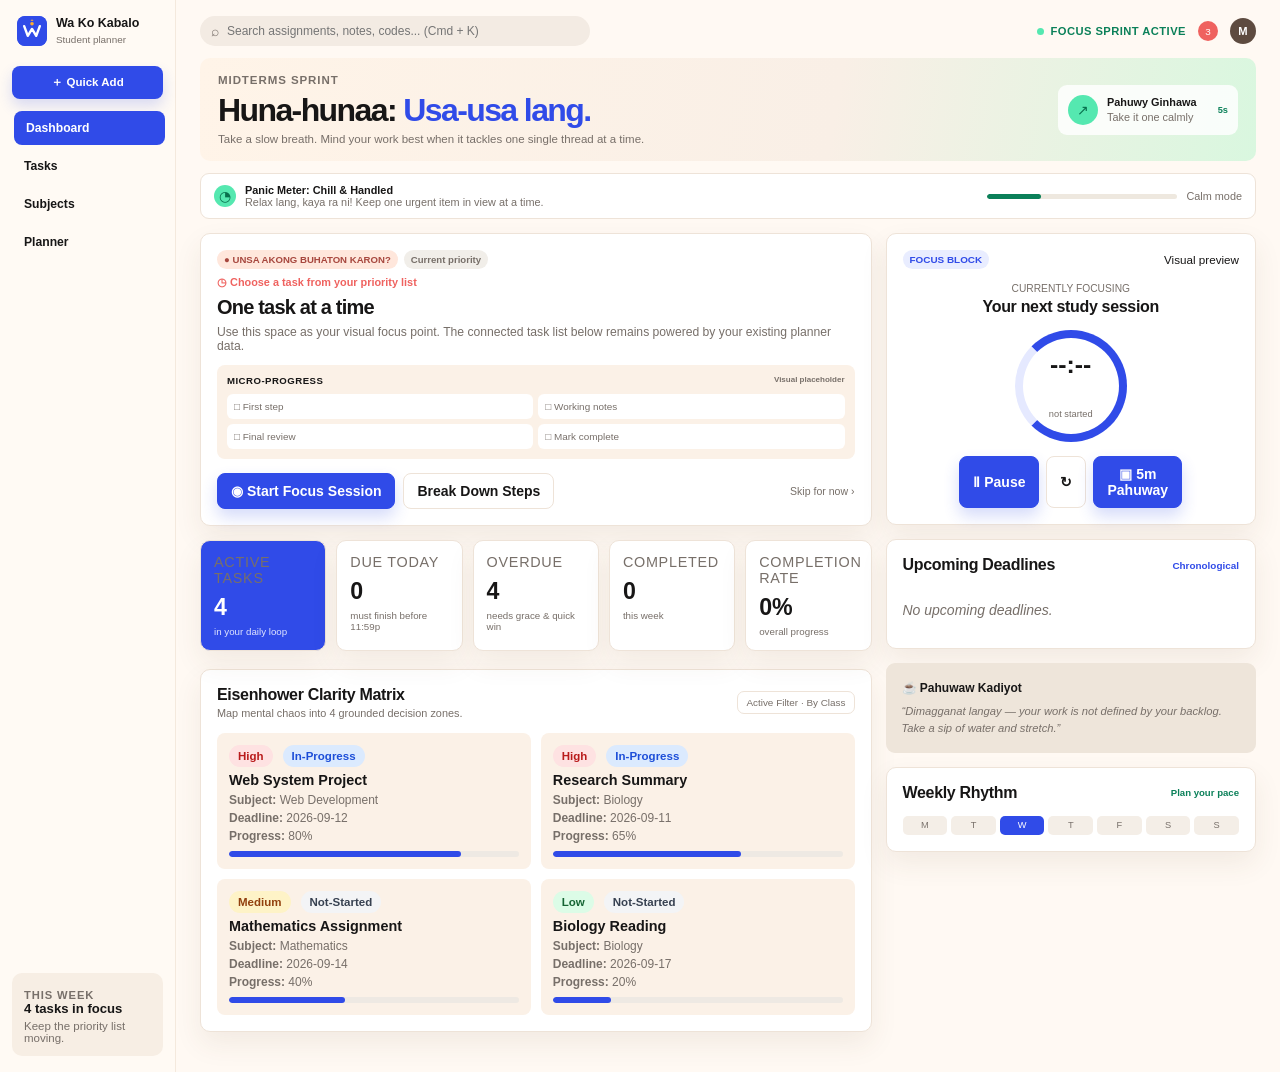
<file: index.html>
<!DOCTYPE html>
<html lang="en">
<head>
    <meta charset="UTF-8">
    <meta name="viewport" content="width=device-width, initial-scale=1.0">
    <title>Wa Ko Kabalo - Dashboard</title>
    <link rel="stylesheet" href="css/style.css">
</head>
<body>
    <div class="app-shell">
        <aside class="sidebar">
            <div class="brand">
                <div class="brand-mark"><img src="assets/logo.svg" alt="Wa Ko Kabalo logo"></div>
                <div>
                    <p class="brand-name">Wa Ko Kabalo</p>
                    <span class="brand-tag">Student planner</span>
                </div>
            </div>
            <a class="sidebar-quick-add" href="tasks.html?new=1">＋ Quick Add</a>

            <nav class="main-nav" aria-label="Main navigation">
                <a class="nav-link active" href="index.html">Dashboard</a>
                <a class="nav-link" href="tasks.html">Tasks</a>
                <a class="nav-link" href="subjects.html">Subjects</a>
                <a class="nav-link" href="planner.html">Planner</a>
            </nav>

            <div class="sidebar-panel">
                <p class="label">This week</p>
                <strong id="weekFocus">3 deadlines</strong>
                <p>Keep the priority list moving.</p>
            </div>
        </aside>

        <main class="page-content dashboard-page">
            <header class="topbar">
                <div class="search-bar"><span aria-hidden="true">⌕</span><input type="search" placeholder="Search assignments, notes, codes... (Cmd + K)"></div>
                <div class="topbar-actions"><span class="focus-pill"><span></span> Focus sprint active</span><span class="notification-dot">3</span><span class="avatar">M</span></div>
            </header>

            <section class="welcome-band">
                <div>
                    <p class="eyebrow">Midterms sprint</p>
                    <h1>Huna-hunaa: <em>Usa-usa lang.</em></h1>
                    <p>Take a slow breath. Mind your work best when it tackles one single thread at a time.</p>
                </div>
                <div class="encouragement"><span>↗</span><div><strong>Pahuwy Ginhawa</strong><small>Take it one calmly</small></div><b>5s</b></div>
            </section>

            <section class="calm-strip"><span class="calm-icon">◔</span><div><strong>Panic Meter: Chill &amp; Handled</strong><small>Relax lang, kaya ra ni! Keep one urgent item in view at a time.</small></div><span class="calm-progress"><i></i></span><small>Calm mode</small></section>

            <div class="dashboard-grid dashboard-grid-reference">
                <div class="dashboard-main">
                    <section class="focus-card">
                        <div class="focus-card-copy"><div class="focus-tags"><span>● UNSA AKONG BUHATON KARON?</span><span>Current priority</span></div><p class="focus-due">◷ Choose a task from your priority list</p><h2>One task at a time</h2><p>Use this space as your visual focus point. The connected task list below remains powered by your existing planner data.</p></div>
                        <div class="micro-progress"><strong>MICRO-PROGRESS <small>Visual placeholder</small></strong><div><span>□ First step</span><span>□ Working notes</span><span>□ Final review</span><span>□ Mark complete</span></div></div>
                        <div class="focus-actions"><a class="primary-btn" href="planner.html">◉ Start Focus Session</a><a class="secondary-btn" href="tasks.html">Break Down Steps</a><a href="tasks.html">Skip for now ›</a></div>
                    </section>

                    <section class="stats-grid" aria-label="Academic statistics">
                        <div class="stat-card stat-card-accent"><p>Active tasks</p><strong id="activeTasks">0</strong><small>in your daily loop</small></div>
                        <div class="stat-card"><p>Due today</p><strong id="dueToday">0</strong><small>must finish before 11:59p</small></div>
                        <div class="stat-card"><p>Overdue</p><strong id="overdueTasks">0</strong><small>needs grace &amp; quick win</small></div>
                        <div class="stat-card"><p>Completed</p><strong id="completedTasks">0</strong><small>this week</small></div>
                        <div class="stat-card stat-card-rate"><p>Completion rate</p><strong id="completionRate">0%</strong><small>overall progress</small></div>
                    </section>

                    <section class="panel matrix-panel"><div class="panel-header"><div><h2>Eisenhower Clarity Matrix</h2><p class="panel-subtitle">Map mental chaos into 4 grounded decision zones.</p></div><span class="filter-tag">Active Filter · By Class</span></div><div id="priorityTasks" class="task-list matrix-list"></div></section>
                </div>

                <aside class="dashboard-rail">
                    <section class="panel timer-card"><div class="panel-header"><span class="focus-label">Focus block</span><small>Visual preview</small></div><p>Currently focusing</p><h2>Your next study session</h2><div class="timer-ring"><strong>--:--</strong><small>not started</small></div><div class="timer-actions"><button class="primary-btn" type="button">Ⅱ Pause</button><button class="secondary-btn" type="button">↻</button><button class="primary-btn mint-btn" type="button">▣ 5m<br> Pahuway</button></div></section>
                    <section class="panel deadlines-card"><div class="panel-header"><h2>Upcoming Deadlines</h2><a href="planner.html">Chronological</a></div><div id="upcomingTasks" class="mini-list"></div></section>
                    <section class="quote-card"><strong>☕ Pahuwaw Kadiyot</strong><p>“Dimagganat langay — your work is not defined by your backlog. Take a sip of water and stretch.”</p></section>
                    <section class="panel rhythm-card"><div class="panel-header"><h2>Weekly Rhythm</h2><strong>Plan your pace</strong></div><div class="week-dots"><span>M</span><span>T</span><span class="today">W</span><span>T</span><span>F</span><span>S</span><span>S</span></div></section>
                </aside>
            </div>
        </main>
    </div>

    <script src="js/data.js"></script>
    <script src="js/dashboard.js"></script>
</body>
</html>
</file>
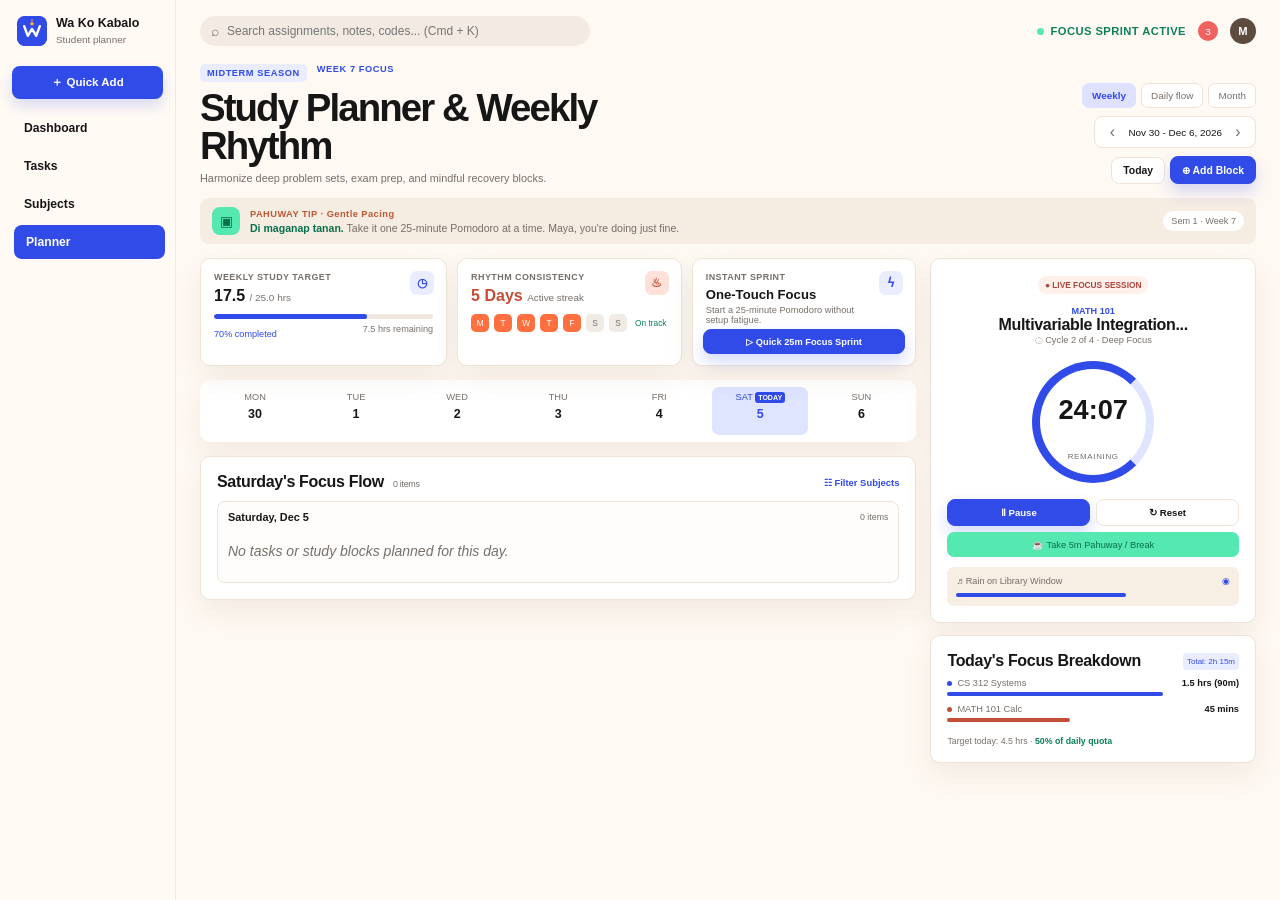
<file: planner.html>
<!DOCTYPE html>
<html lang="en">
<head>
    <meta charset="UTF-8">
    <meta name="viewport" content="width=device-width, initial-scale=1.0">
    <title>Wa Ko Kabalo - Planner</title>
    <link rel="stylesheet" href="css/style.css">
</head>
<body>
    <div class="app-shell">
        <aside class="sidebar">
            <div class="brand">
                <div class="brand-mark"><img src="assets/logo.svg" alt="Wa Ko Kabalo logo"></div>
                <div>
                    <p class="brand-name">Wa Ko Kabalo</p>
                    <span class="brand-tag">Student planner</span>
                </div>
            </div>
            <a class="sidebar-quick-add" href="tasks.html?new=1">＋ Quick Add</a>

            <nav class="main-nav" aria-label="Main navigation">
                <a class="nav-link" href="index.html">Dashboard</a>
                <a class="nav-link" href="tasks.html">Tasks</a>
                <a class="nav-link" href="subjects.html">Subjects</a>
                <a class="nav-link active" href="planner.html">Planner</a>
            </nav>
        </aside>

        <main class="page-content planner-page">
            <header class="topbar">
                <div class="search-bar"><span aria-hidden="true">⌕</span><input type="search" placeholder="Search assignments, notes, codes... (Cmd + K)"></div>
                <div class="topbar-actions"><span class="focus-pill"><span></span> Focus sprint active</span><span class="notification-dot">3</span><span class="avatar">M</span></div>
            </header>

            <section class="planner-intro">
                <div>
                    <div class="planner-kicker"><span>Midterm season</span><span>Week 7 focus</span></div>
                    <h1>Study Planner &amp; Weekly Rhythm</h1>
                    <p>Harmonize deep problem sets, exam prep, and mindful recovery blocks.</p>
                </div>
                <div class="planner-controls">
                    <div class="planner-view-tabs"><button class="active" type="button">Weekly</button><button type="button">Daily flow</button><button type="button">Month</button></div>
                    <div class="planner-date-control"><button type="button" aria-label="Previous week">‹</button><span id="plannerDateRange">This week</span><button type="button" aria-label="Next week">›</button></div>
                    <div class="planner-actions"><button class="secondary-btn" type="button">Today</button><button id="newSessionButton" class="primary-btn" type="button">⊕ Add Block</button></div>
                </div>
            </section>

            <section class="planner-tip"><span class="planner-tip-icon">▣</span><div><strong>PAHUWAY TIP · Gentle Pacing</strong><p><em>Di maganap tanan.</em> Take it one 25-minute Pomodoro at a time. Maya, you're doing just fine.</p></div><span class="planner-tip-tag">Sem 1 · Week 7</span></section>

            <div class="planner-layout">
                <div class="planner-main">
                    <section class="planner-stats" aria-label="Weekly planner summary">
                        <article class="planner-stat"><div><span>Weekly study target</span><strong>17.5 <small>/ 25.0 hrs</small></strong></div><b class="stat-icon blue">◷</b><div class="stat-progress"><i style="width: 70%"></i></div><small>70% completed <em>7.5 hrs remaining</em></small></article>
                        <article class="planner-stat"><div><span>Rhythm consistency</span><strong class="coral-text">5 Days <small>Active streak</small></strong></div><b class="stat-icon coral">♨</b><div class="streak-dots"><i>M</i><i>T</i><i>W</i><i>T</i><i>F</i><i class="muted">S</i><i class="muted">S</i><small>On track</small></div></article>
                        <article class="planner-stat planner-stat-focus"><div><span>Instant sprint</span><strong>One-Touch Focus</strong><small>Start a 25-minute Pomodoro without setup fatigue.</small></div><b class="stat-icon blue">ϟ</b><button class="primary-btn" type="button">▷ Quick 25m Focus Sprint</button></article>
                    </section>

                    <section id="plannerDays" class="planner-days" aria-label="Week at a glance"></section>

                    <section class="planner-flow panel"><div class="panel-header"><div><h2 id="plannerFlowTitle">Today's Focus Flow <small id="plannerFlowSummary"></small></h2></div><a href="subjects.html">☷ Filter Subjects</a></div><div id="plannerWeek" class="planner-week-grid"></div></section>
                </div>

                <aside class="planner-rail">
                    <section class="focus-session panel"><div class="live-label">● Live focus session</div><span class="focus-subject">MATH 101</span><h2>Multivariable Integration...</h2><p>◌ Cycle 2 of 4 · Deep Focus</p><div class="focus-timer"><strong>24:07</strong><span>REMAINING</span></div><div class="focus-timer-actions"><button class="primary-btn" type="button">Ⅱ Pause</button><button class="secondary-btn" type="button">↻ Reset</button></div><button class="mint-btn" type="button">☕ Take 5m Pahuway / Break</button><div class="rain-control">♬ Rain on Library Window <span>◉</span><i></i></div></section>
                    <section class="breakdown-card panel"><div class="panel-header"><h2>Today's Focus Breakdown</h2><span>Total: 2h 15m</span></div><div><p><i class="blue-dot"></i> CS 312 Systems <b>1.5 hrs (90m)</b></p><i class="breakdown-bar blue-bar"></i><p><i class="coral-dot"></i> MATH 101 Calc <b>45 mins</b></p><i class="breakdown-bar coral-bar"></i></div><small>Target today: 4.5 hrs · <strong>50% of daily quota</strong></small></section>
                </aside>
            </div>
        </main>
    </div>

    <div id="sessionModal" class="modal-overlay" hidden>
        <div class="modal-card">
            <div class="panel-header">
                <h2 id="sessionModalTitle">Add session</h2>
                <button type="button" class="secondary-btn" id="closeSessionModal">Close</button>
            </div>

            <form id="sessionForm">
                <input type="hidden" id="sessionId" value="">

                <div class="form-grid">
                    <div class="field full">
                        <label for="sessionTopic">Topic</label>
                        <input id="sessionTopic" name="topic" type="text" required>
                    </div>

                    <div class="field">
                        <label for="sessionSubject">Subject</label>
                        <select id="sessionSubject" name="subjectId"></select>
                    </div>

                    <div class="field">
                        <label for="sessionDate">Date</label>
                        <input id="sessionDate" name="date" type="date" required>
                    </div>

                    <div class="field">
                        <label for="sessionStartTime">Start time</label>
                        <input id="sessionStartTime" name="startTime" type="time" required>
                    </div>

                    <div class="field">
                        <label for="sessionDuration">Duration (minutes)</label>
                        <input id="sessionDuration" name="duration" type="number" min="15" step="15" value="60" required>
                    </div>
                </div>

                <div class="form-actions">
                    <button type="button" id="deleteSessionButton" class="danger-btn" hidden>Delete</button>
                    <div class="form-actions-right">
                        <button type="button" class="secondary-btn" id="cancelSessionModal">Cancel</button>
                        <button type="submit" class="primary-btn">Save session</button>
                    </div>
                </div>
            </form>
        </div>
    </div>

    <script src="js/data.js"></script>
    <script src="js/planner.js"></script>
</body>
</html>
</file>
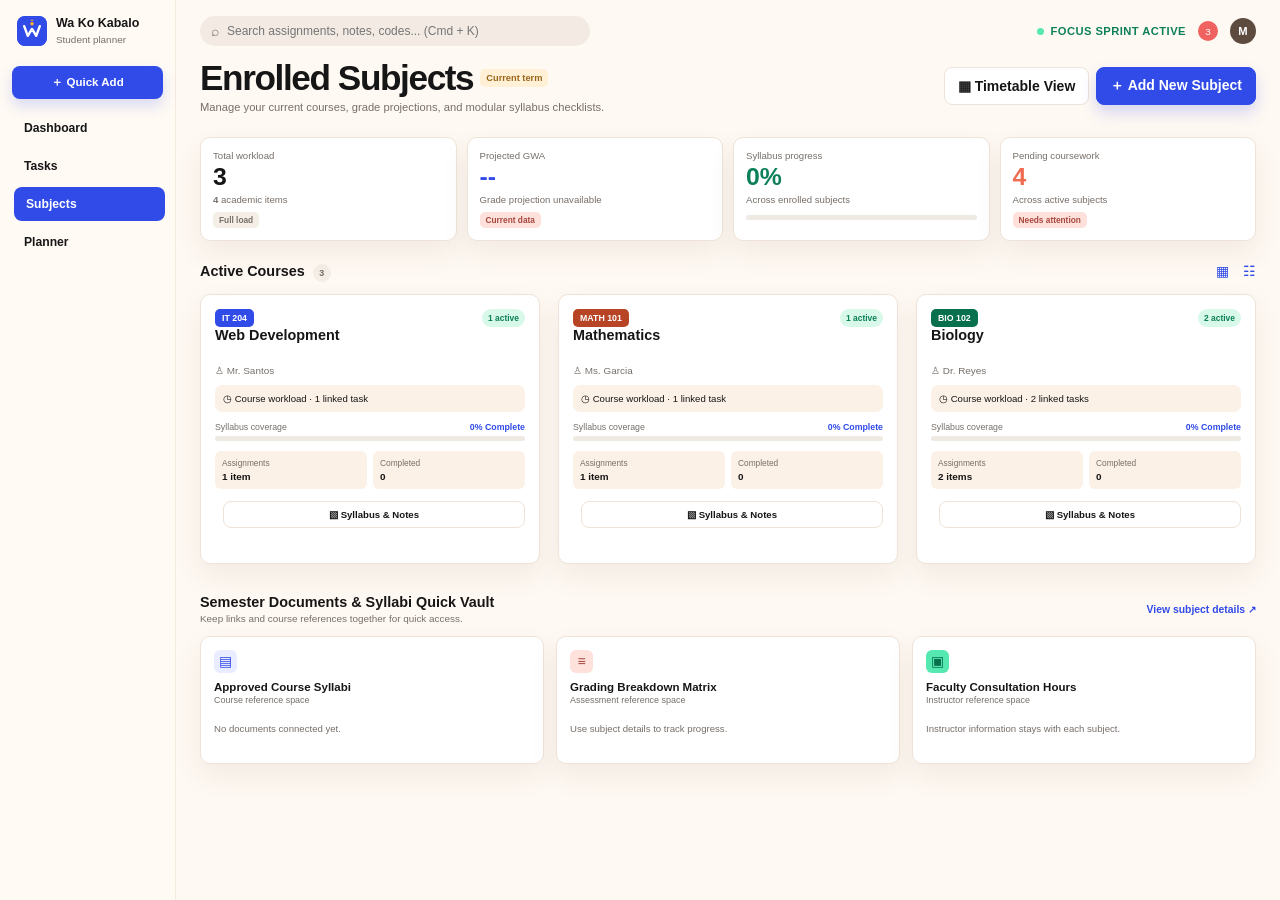
<file: subjects.html>
<!DOCTYPE html>
<html lang="en">
<head>
    <meta charset="UTF-8">
    <meta name="viewport" content="width=device-width, initial-scale=1.0">
    <title>Wa Ko Kabalo - Subjects</title>
    <link rel="stylesheet" href="css/style.css">
</head>
<body>
    <div class="app-shell">
        <aside class="sidebar">
            <div class="brand">
                <div class="brand-mark"><img src="assets/logo.svg" alt="Wa Ko Kabalo logo"></div>
                <div>
                    <p class="brand-name">Wa Ko Kabalo</p>
                    <span class="brand-tag">Student planner</span>
                </div>
            </div>
            <a class="sidebar-quick-add" href="tasks.html?new=1">＋ Quick Add</a>

            <nav class="main-nav" aria-label="Main navigation">
                <a class="nav-link" href="index.html">Dashboard</a>
                <a class="nav-link" href="tasks.html">Tasks</a>
                <a class="nav-link active" href="subjects.html">Subjects</a>
                <a class="nav-link" href="planner.html">Planner</a>
            </nav>
        </aside>

        <main class="page-content subjects-page">
            <header class="topbar">
                <div class="search-bar"><span aria-hidden="true">⌕</span><input type="search" placeholder="Search assignments, notes, codes... (Cmd + K)"></div>
                <div class="topbar-actions"><span class="focus-pill"><span></span> Focus sprint active</span><span class="notification-dot">3</span><span class="avatar">M</span></div>
            </header>

            <header class="page-header subjects-heading">
                <div>
                    <div class="title-line"><h1>Enrolled Subjects</h1><span class="term-pill">Current term</span></div>
                    <p>Manage your current courses, grade projections, and modular syllabus checklists.</p>
                </div>
                <div class="heading-actions"><button class="secondary-btn" type="button">▦ Timetable View</button><button id="newSubjectButton" class="primary-btn" type="button">＋ Add New Subject</button></div>
            </header>

            <section class="subject-stats" aria-label="Subject summary">
                <div class="subject-stat"><span>Total workload</span><strong id="subjectTotal">0</strong><small><b id="subjectTaskTotal">0</b> academic items</small><em>Full load</em></div>
                <div class="subject-stat"><span>Projected GWA</span><strong>--</strong><small>Grade projection unavailable</small><em class="stat-coral">Current data</em></div>
                <div class="subject-stat"><span>Syllabus progress</span><strong id="subjectProgress">0%</strong><small>Across enrolled subjects</small><i><b id="subjectProgressBar"></b></i></div>
                <div class="subject-stat"><span>Pending coursework</span><strong id="subjectPending">0</strong><small>Across active subjects</small><em class="stat-coral">Needs attention</em></div>
            </section>

            <section class="active-courses-section">
                <div class="section-heading"><div><h2>Active Courses <small id="activeSubjectCount">0</small></h2></div><div class="section-view">▦　☷</div></div>
                <div id="subjectsGrid" class="subject-grid"></div>
            </section>

            <section class="documents-section">
                <div class="section-heading"><div><h2>Semester Documents &amp; Syllabi Quick Vault</h2><p>Keep links and course references together for quick access.</p></div><a href="subjects.html">View subject details ↗</a></div>
                <div class="document-grid"><article><span class="document-icon">▤</span><strong>Approved Course Syllabi</strong><small>Course reference space</small><p>No documents connected yet.</p></article><article><span class="document-icon coral">≡</span><strong>Grading Breakdown Matrix</strong><small>Assessment reference space</small><p>Use subject details to track progress.</p></article><article><span class="document-icon mint">▣</span><strong>Faculty Consultation Hours</strong><small>Instructor reference space</small><p>Instructor information stays with each subject.</p></article></div>
            </section>
        </main>
    </div>

    <div id="subjectModal" class="modal-overlay" hidden>
        <div class="modal-card">
            <div class="panel-header">
                <h2 id="subjectModalTitle">Add subject</h2>
                <button type="button" class="secondary-btn" id="closeSubjectModal">Close</button>
            </div>

            <form id="subjectForm">
                <input type="hidden" id="subjectId" value="">

                <div class="form-grid">
                    <div class="field full">
                        <label for="subjectName">Subject name</label>
                        <input id="subjectName" name="name" type="text" required>
                    </div>

                    <div class="field">
                        <label for="subjectCode">Subject code</label>
                        <input id="subjectCode" name="code" type="text" required>
                    </div>

                    <div class="field">
                        <label for="subjectInstructor">Instructor</label>
                        <input id="subjectInstructor" name="instructor" type="text" required>
                    </div>
                </div>

                <div class="form-actions">
                    <button type="button" id="deleteSubjectButton" class="danger-btn" hidden>Delete</button>
                    <div class="form-actions-right">
                        <button type="button" class="secondary-btn" id="cancelSubjectModal">Cancel</button>
                        <button type="submit" class="primary-btn">Save subject</button>
                    </div>
                </div>
            </form>
        </div>
    </div>

    <script src="js/data.js"></script>
    <script src="js/subjects.js"></script>
</body>
</html>
</file>
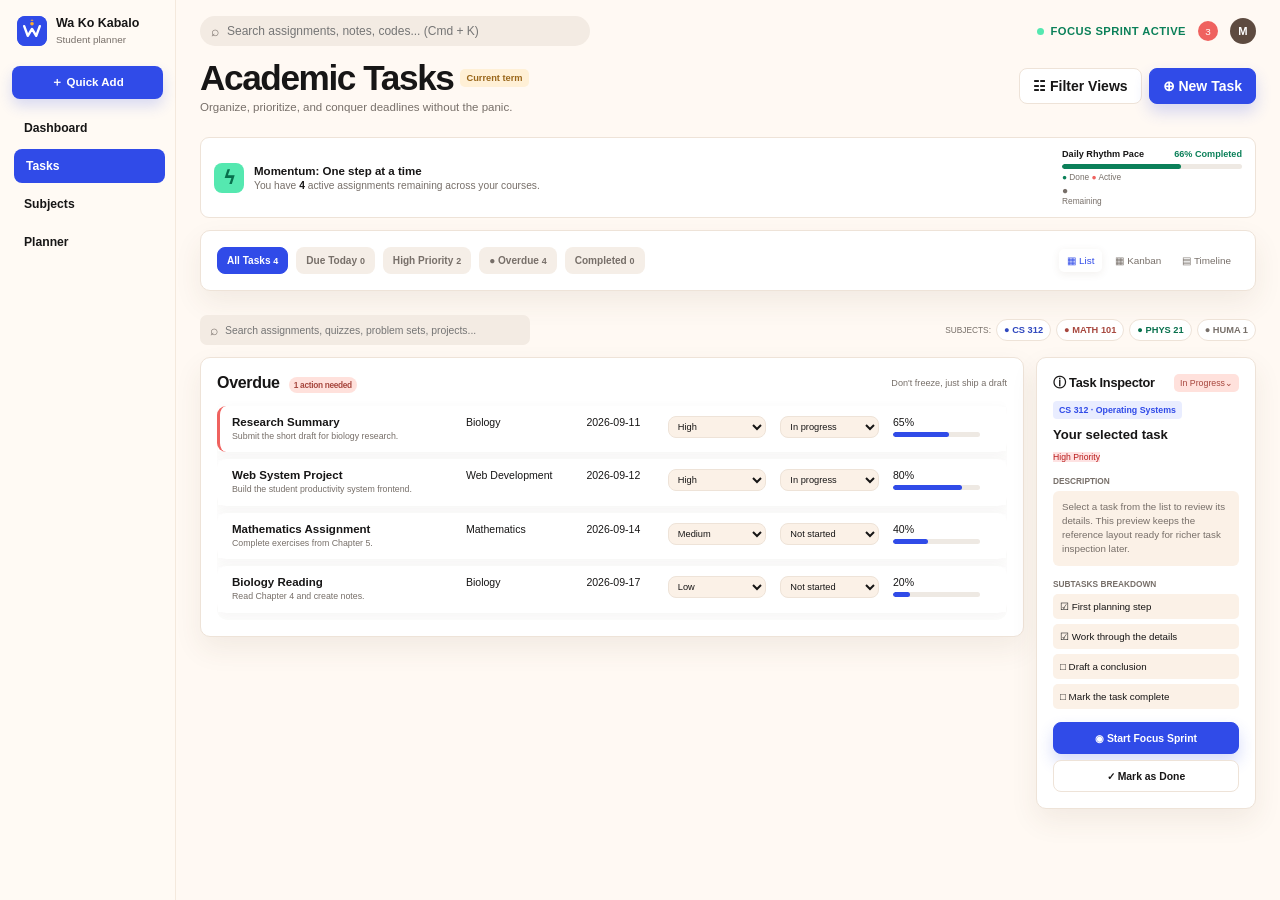
<file: tasks.html>
<!DOCTYPE html>
<html lang="en">
<head>
    <meta charset="UTF-8">
    <meta name="viewport" content="width=device-width, initial-scale=1.0">
    <title>Wa Ko Kabalo - Tasks</title>
    <link rel="stylesheet" href="css/style.css">
</head>
<body>
    <div class="app-shell">
        <aside class="sidebar">
            <div class="brand">
                <div class="brand-mark"><img src="assets/logo.svg" alt="Wa Ko Kabalo logo"></div>
                <div>
                    <p class="brand-name">Wa Ko Kabalo</p>
                    <span class="brand-tag">Student planner</span>
                </div>
            </div>
            <a class="sidebar-quick-add" href="tasks.html?new=1">＋ Quick Add</a>

            <nav class="main-nav" aria-label="Main navigation">
                <a class="nav-link" href="index.html">Dashboard</a>
                <a class="nav-link active" href="tasks.html">Tasks</a>
                <a class="nav-link" href="subjects.html">Subjects</a>
                <a class="nav-link" href="planner.html">Planner</a>
            </nav>
        </aside>

        <main class="page-content tasks-page">
            <header class="topbar">
                <div class="search-bar"><span aria-hidden="true">⌕</span><input type="search" placeholder="Search assignments, notes, codes... (Cmd + K)"></div>
                <div class="topbar-actions"><span class="focus-pill"><span></span> Focus sprint active</span><span class="notification-dot">3</span><span class="avatar">M</span></div>
            </header>

            <header class="page-header tasks-heading">
                <div>
                    <div class="title-line"><h1>Academic Tasks</h1><span class="term-pill">Current term</span></div>
                    <p>Organize, prioritize, and conquer deadlines without the panic.</p>
                </div>
                <div class="heading-actions"><button class="secondary-btn" type="button">☷ Filter Views</button><button id="newTaskButton" class="primary-btn" type="button">⊕ New Task</button></div>
            </header>

            <section class="momentum-strip"><div class="momentum-icon">ϟ</div><div><strong>Momentum: One step at a time</strong><small>You have <b id="momentumActive">0</b> active assignments remaining across your courses.</small></div><div class="rhythm-meter"><span>Daily Rhythm Pace <b>66% Completed</b></span><i><em></em></i><small><b>●</b> Done <span>●</span> Active <small>●</small> Remaining</small></div></section>

            <section class="panel page-toolbar task-filter-toolbar" aria-label="Task filters">
                <div class="filter-group">
                    <button class="chip active" type="button" data-filter="all">All Tasks <small id="allTaskCount">0</small></button>
                    <button class="chip" type="button" data-filter="due-today">Due Today <small id="dueTodayCount">0</small></button>
                    <button class="chip" type="button" data-filter="high">High Priority <small id="highPriorityCount">0</small></button>
                    <button class="chip" type="button" data-filter="overdue">● Overdue <small id="overdueCount">0</small></button>
                    <button class="chip" type="button" data-filter="completed">Completed <small id="completedCount">0</small></button>
                </div>
                <div class="view-switch"><button class="view-active" type="button">▦ List</button><button type="button">▦ Kanban</button><button type="button">▤ Timeline</button></div>
            </section>

            <section class="task-search-row">
                <div class="search-box"><span>⌕</span><input id="taskSearchInput" type="search" placeholder="Search assignments, quizzes, problem sets, projects..."></div>
                <div class="subject-filter-pills"><small>SUBJECTS:</small><span>● CS 312</span><span>● MATH 101</span><span>● PHYS 21</span><span>● HUMA 1</span></div>
            </section>

            <div class="tasks-workspace">
                <section class="panel task-list-panel">
                    <div class="task-section-heading"><h2>Overdue <small>1 action needed</small></h2><span>Don't freeze, just ship a draft</span></div>
                    <div class="table-wrap">
                        <table class="data-table">
                            <thead>
                                <tr>
                                    <th>Task</th><th>Subject</th><th>Deadline</th><th>Priority</th><th>Status</th><th>Progress</th><th></th>
                                </tr>
                            </thead>
                            <tbody id="taskTableBody"></tbody>
                        </table>
                    </div>
                </section>

                <aside class="panel task-inspector" aria-label="Task inspector preview">
                    <div class="panel-header"><h2>ⓘ Task Inspector</h2><span class="inspector-status">In Progress⌄</span></div>
                    <span class="inspector-code">CS 312 · Operating Systems</span><h3>Your selected task</h3><span class="priority-high inspector-priority">High Priority</span>
                    <p class="inspector-label">DESCRIPTION</p><p class="inspector-copy">Select a task from the list to review its details. This preview keeps the reference layout ready for richer task inspection later.</p>
                    <p class="inspector-label">SUBTASKS BREAKDOWN</p><div class="inspector-steps"><span>☑ First planning step</span><span>☑ Work through the details</span><span>□ Draft a conclusion</span><span>□ Mark the task complete</span></div>
                    <button class="primary-btn inspector-action" type="button">◉ Start Focus Sprint</button>
                    <button class="secondary-btn inspector-done" type="button">✓ Mark as Done</button>
                </aside>
            </div>
        </main>
    </div>

    <div id="taskModal" class="modal-overlay" hidden>
        <div class="modal-card">
            <div class="panel-header">
                <h2 id="taskModalTitle">Add task</h2>
                <button type="button" class="secondary-btn" id="closeTaskModal">Close</button>
            </div>

            <form id="taskForm">
                <input type="hidden" id="taskId" value="">

                <div class="form-grid">
                    <div class="field full">
                        <label for="taskTitle">Task title</label>
                        <input id="taskTitle" name="title" type="text" required>
                    </div>

                    <div class="field full">
                        <label for="taskDescription">Description</label>
                        <textarea id="taskDescription" name="description" rows="3"></textarea>
                    </div>

                    <div class="field">
                        <label for="taskSubject">Subject</label>
                        <select id="taskSubject" name="subjectId"></select>
                    </div>

                    <div class="field">
                        <label for="taskDeadline">Deadline</label>
                        <input id="taskDeadline" name="deadline" type="date">
                    </div>

                    <div class="field">
                        <label for="taskPriority">Priority</label>
                        <select id="taskPriority" name="priority">
                            <option value="high">High</option>
                            <option value="medium">Medium</option>
                            <option value="low">Low</option>
                        </select>
                    </div>

                    <div class="field">
                        <label for="taskStatus">Status</label>
                        <select id="taskStatus" name="status">
                            <option value="not-started">Not started</option>
                            <option value="in-progress">In progress</option>
                            <option value="completed">Completed</option>
                        </select>
                    </div>

                    <div class="field full">
                        <label for="taskProgress">Progress (%)</label>
                        <input id="taskProgress" name="progress" type="number" min="0" max="100" value="0">
                    </div>
                </div>

                <div class="form-actions">
                    <button type="button" id="deleteTaskButton" class="danger-btn" hidden>Delete</button>
                    <div class="form-actions-right">
                        <button type="button" class="secondary-btn" id="cancelTaskModal">Cancel</button>
                        <button type="submit" class="primary-btn">Save task</button>
                    </div>
                </div>
            </form>
        </div>
    </div>

    <script src="js/data.js"></script>
    <script src="js/tasks.js"></script>
</body>
</html>
</file>
<file: css/style.css>
:root {
    --bg: #f2f6ff;
    --bg-strong: #e8f0ff;
    --panel: #ffffff;
    --panel-alt: #eef4ff;
    --border: #dbe5f3;
    --text: #172033;
    --muted: #5b6780;
    --primary: #4361ee;
    --primary-soft: #ebf0ff;
    --success: #1fa972;
    --warning: #f5a524;
    --danger: #ef476f;
    --shadow: 0 18px 36px rgba(30, 41, 59, 0.08);
}

* {
    box-sizing: border-box;
}

html {
    scroll-behavior: smooth;
}

body {
    margin: 0;
    color: var(--text);
    background: var(--bg);
    font-family: "Trebuchet MS", "Segoe UI", sans-serif;
    font-size: 14px;
}

button, input, select, textarea { font: inherit; }
button, a { -webkit-tap-highlight-color: transparent; }

.app-shell { display: flex; min-height: 100vh; }

.sidebar {
    width: 176px;
    flex: 0 0 176px;
    padding: 16px 12px;
    background: #fffaf4;
    border-right: 1px solid #f4e9dd;
    display: flex;
    flex-direction: column;
}

.brand { display: flex; align-items: center; gap: 9px; padding: 0 5px 20px; }
.brand-mark {
    width: 30px;
    height: 30px;
    display: grid;
    place-items: center;
    border-radius: 8px;
    background: var(--primary);
    color: #fff;
    font-weight: 800;
}
.brand-name { margin: 0; font-size: 0.78rem; font-weight: 800; }
.brand-tag { color: var(--muted); font-size: 0.62rem; }
.sidebar-quick-add { display: block; margin: 0 0 12px; padding: 9px 11px; border-radius: 8px; color: #fff; background: var(--primary); box-shadow: 0 7px 14px rgba(47, 75, 232, 0.18); font-size: 0.72rem; font-weight: 800; text-align: center; text-decoration: none; }
.main-nav { display: flex; flex-direction: column; gap: 4px; }
.nav-link {
    display: block;
    padding: 9px 11px;
    border-radius: 8px;
    color: #3d3935;
    text-decoration: none;
    font-size: 0.76rem;
    font-weight: 700;
    transition: background 0.18s ease, color 0.18s ease, transform 0.18s ease;
}
.nav-link:hover, .nav-link.active { color: #fff; background: var(--primary); transform: translateX(2px); }
.sidebar-panel {
    margin-top: auto;
    padding: 12px;
    border-radius: 10px;
    background: #f7eee4;
    color: var(--muted);
    font-size: 0.72rem;
}
.sidebar-panel strong { display: block; color: var(--text); font-size: 0.82rem; }
.sidebar-panel p { margin: 4px 0 0; }
.label, .eyebrow {
    margin: 0;
    color: var(--muted);
    font-size: 0.62rem;
    font-weight: 800;
    letter-spacing: 0.07em;
    text-transform: uppercase;
}

.page-content { width: min(100%, 1150px); padding: 16px 24px 40px; margin: 0 auto; }
.page-header { display: flex; align-items: center; justify-content: space-between; gap: 16px; margin-bottom: 18px; }
.page-header h1 { margin: 3px 0 0; font-size: clamp(1.55rem, 3vw, 2.2rem); letter-spacing: -0.04em; }
.topbar { display: flex; align-items: center; justify-content: space-between; gap: 18px; margin-bottom: 12px; }
.search-bar { width: min(100%, 390px); display: flex; align-items: center; gap: 8px; padding: 7px 11px; border-radius: 999px; background: #f3ebe3; color: var(--muted); }
.search-bar input { width: 100%; border: 0; outline: 0; background: transparent; color: var(--text); font-size: 0.75rem; }
.topbar-actions { display: flex; align-items: center; gap: 12px; color: var(--muted); font-size: 0.7rem; }
.focus-pill { display: inline-flex; align-items: center; gap: 6px; color: var(--success); font-weight: 800; text-transform: uppercase; letter-spacing: 0.04em; }
.focus-pill span { width: 7px; height: 7px; border-radius: 50%; background: var(--mint); }
.notification-dot { display: grid; place-items: center; width: 20px; height: 20px; color: #fff; background: var(--danger); border-radius: 50%; font-size: 0.62rem; }
.avatar { display: grid; place-items: center; width: 26px; height: 26px; color: #fff; background: #5e4b40; border-radius: 50%; font-weight: 800; }
.welcome-band { display: flex; align-items: center; justify-content: space-between; gap: 20px; padding: 16px 18px; margin-bottom: 12px; border-radius: 10px; background: linear-gradient(100deg, #fff4e8 0%, #f9efe6 60%, #d9f7df 100%); }
.welcome-band h1 { margin: 4px 0; font-size: clamp(1.4rem, 3vw, 2rem); letter-spacing: -0.05em; }
.welcome-band h1 em { color: var(--primary); font-style: normal; }
.welcome-band p:last-child { max-width: 510px; margin: 0; color: var(--muted); font-size: 0.72rem; }
.encouragement { display: flex; align-items: center; gap: 9px; min-width: 180px; padding: 10px; background: rgba(255,255,255,0.84); border-radius: 9px; }
.encouragement > span { display: grid; place-items: center; width: 30px; height: 30px; border-radius: 50%; color: #08704d; background: var(--mint); }
.encouragement strong, .encouragement small { display: block; font-size: 0.68rem; }
.encouragement small { margin-top: 3px; color: var(--muted); }
.encouragement b { margin-left: auto; color: var(--success); font-size: 0.58rem; }
.calm-strip { display: flex; align-items: center; gap: 9px; padding: 10px 13px; margin-bottom: 14px; background: #fff; border: 1px solid var(--border); border-radius: 9px; }
.calm-icon { display: grid; place-items: center; width: 22px; height: 22px; color: #08704d; background: var(--mint); border-radius: 50%; }
.calm-strip strong, .calm-strip small { display: block; font-size: 0.68rem; }
.calm-strip small { color: var(--muted); }
.calm-progress { width: min(190px, 25%); height: 5px; margin-left: auto; background: #eee8df; border-radius: 999px; overflow: hidden; }
.calm-progress i { display: block; width: 28%; height: 100%; background: var(--success); border-radius: inherit; }
.dashboard-grid-reference { align-items: start; }
.focus-card { padding: 16px; margin-bottom: 14px; background: #fff; border: 1px solid var(--border); border-radius: 10px; box-shadow: var(--shadow); }
.focus-tags { display: flex; flex-wrap: wrap; gap: 6px; }
.focus-tags span { padding: 4px 7px; border-radius: 999px; background: #ffe7dc; color: #a7473e; font-size: 0.6rem; font-weight: 800; }
.focus-tags span + span { color: var(--muted); background: #f1eee9; }
.focus-due { margin: 7px 0; color: var(--danger); font-size: 0.68rem; font-weight: 800; }
.focus-card h2 { margin: 0; font-size: 1.25rem; letter-spacing: -0.04em; }
.focus-card-copy > p:last-child { max-width: 680px; margin: 6px 0 12px; color: var(--muted); font-size: 0.76rem; }
.micro-progress { padding: 10px; border-radius: 8px; background: var(--panel-alt); }
.micro-progress strong { display: flex; justify-content: space-between; font-size: 0.6rem; letter-spacing: 0.05em; }
.micro-progress strong small { color: var(--muted); letter-spacing: 0; }
.micro-progress div { display: grid; grid-template-columns: repeat(2, 1fr); gap: 5px; margin-top: 8px; }
.micro-progress span { padding: 7px; border-radius: 6px; background: #fff; color: var(--muted); font-size: 0.62rem; }
.focus-actions { display: flex; align-items: center; gap: 8px; margin-top: 14px; }
.focus-actions a:last-child { margin-left: auto; color: var(--muted); font-size: 0.66rem; text-decoration: none; }
.stats-grid .stat-card small { display: block; margin-top: 5px; color: var(--muted); font-size: 0.61rem; }
.stats-grid .stat-card-accent small { color: #dfe4ff; }
.matrix-panel { margin-top: 14px; }
.panel-subtitle { margin: 3px 0 0; color: var(--muted); font-size: 0.68rem; }
.filter-tag { padding: 5px 8px; border: 1px solid var(--border); border-radius: 7px; color: var(--muted); font-size: 0.62rem; }
.matrix-list { display: grid; grid-template-columns: repeat(2, minmax(0, 1fr)); gap: 10px; }
.matrix-list .task-item { padding: 12px; border: 0; border-radius: 8px; background: var(--panel-alt); }
.dashboard-rail { display: flex; flex-direction: column; gap: 14px; }
.timer-card { text-align: center; }
.timer-card .panel-header { text-align: left; }
.timer-card > p { margin: 10px 0 4px; color: var(--muted); font-size: 0.64rem; text-transform: uppercase; }
.timer-card h2 { font-size: 0.85rem; }
.focus-label { padding: 4px 7px; border-radius: 999px; background: var(--primary-soft); color: var(--primary); font-size: 0.62rem; font-weight: 800; text-transform: uppercase; }
.timer-ring { display: grid; place-items: center; width: 112px; height: 112px; margin: 14px auto; border: 8px solid var(--primary); border-left-color: #e5e9ff; border-radius: 50%; }
.timer-ring strong { display: block; font-size: 1.55rem; line-height: 1; }
.timer-ring small { color: var(--muted); font-size: 0.58rem; }
.timer-actions { display: flex; justify-content: center; gap: 7px; }
.mint-btn { color: #114d39; background: var(--mint); border-color: var(--mint); box-shadow: none; }
.deadlines-card .panel-header a { font-size: 0.62rem; }
.quote-card { padding: 16px; border-radius: 9px; background: #eee5da; }
.quote-card strong { font-size: 0.75rem; }
.quote-card p { margin: 8px 0 0; color: var(--muted); font-size: 0.7rem; font-style: italic; line-height: 1.5; }
.rhythm-card .panel-header strong { color: var(--success); font-size: 0.6rem; }
.week-dots { display: grid; grid-template-columns: repeat(7, 1fr); gap: 4px; text-align: center; color: var(--muted); font-size: 0.58rem; line-height: 1.7; }
.week-dots span { padding: 2px; border-radius: 5px; background: #f4eee7; }
.week-dots .today { color: #fff; background: var(--primary); }

.primary-btn, .secondary-btn, .chip, .danger-btn {
    border: 1px solid var(--border);
    border-radius: 8px;
    padding: 9px 13px;
    cursor: pointer;
    font-weight: 700;
    text-decoration: none;
}
.primary-btn { color: #fff; background: var(--primary); border-color: var(--primary); box-shadow: 0 8px 16px rgba(47, 75, 232, 0.2); }
.secondary-btn, .chip { color: var(--text); background: #fff; }
.danger-btn { color: #b33c39; background: #fff0ee; border-color: #f5c5c1; }
.small-btn { padding: 6px 9px; font-size: 0.7rem; }

.stats-grid { display: grid; grid-template-columns: repeat(5, minmax(0, 1fr)); gap: 10px; margin-bottom: 18px; }
.stat-card, .panel, .subject-card, .day-card {
    background: var(--panel);
    border: 1px solid var(--border);
    border-radius: 10px;
    box-shadow: var(--shadow);
}
.stat-card { padding: 13px; }
.stat-card-accent { background: var(--primary); color: #fff; }
.stat-card p { margin: 0 0 6px; color: var(--muted); font-size: 0.68rem; text-transform: uppercase; letter-spacing: 0.05em; }
.stat-card-accent p { color: #dfe4ff; }
.stat-card strong { font-size: 1.45rem; }

.dashboard-grid { display: grid; grid-template-columns: minmax(0, 1.45fr) minmax(260px, 0.8fr); gap: 14px; }
.panel { padding: 16px; }
.panel-header { display: flex; align-items: center; justify-content: space-between; gap: 12px; margin-bottom: 14px; }
.panel-header h2, .panel h2 { margin: 0; font-size: 1rem; letter-spacing: -0.02em; }
.panel-header a { color: var(--primary); text-decoration: none; font-size: 0.72rem; font-weight: 800; }
.task-list, .mini-list, .subject-list, .session-list { display: flex; flex-direction: column; gap: 10px; }
.task-item { padding: 11px 0; border-bottom: 1px solid var(--border); }
.task-item:last-child { border-bottom: 0; padding-bottom: 0; }
.task-item h3, .task-item h4, .subject-card h3, .day-card h3, .session-item h4 { margin: 5px 0; font-size: 0.9rem; }
.task-item p { margin: 4px 0; color: var(--muted); font-size: 0.75rem; }
.task-meta, .subject-meta, .session-meta { display: flex; flex-wrap: wrap; gap: 7px; color: var(--muted); font-size: 0.7rem; }
.priority-badge, .status-badge, .subject-code { display: inline-flex; align-items: center; border-radius: 999px; padding: 4px 7px; font-size: 0.62rem; font-weight: 800; text-transform: capitalize; }
.priority-high { background: #ffe1dc; color: #a7473e; }
.priority-medium { background: #fff0d6; color: #9a671b; }
.priority-low, .status-completed { background: #d8f8e9; color: #08704d; }
.status-in-progress { background: #e2e8ff; color: #3049bf; }
.status-not-started { background: #f0eeeb; color: #645e59; }
.progress-line { width: 100%; height: 6px; margin-top: 8px; overflow: hidden; background: #eee9e3; border-radius: 999px; }
.progress-line span { display: block; height: 100%; background: var(--primary); border-radius: inherit; }
.mini-list .entry { padding: 10px; border-radius: 8px; background: var(--panel-alt); font-size: 0.75rem; }
.mini-list .entry strong { display: block; color: var(--primary); font-size: 0.66rem; text-transform: uppercase; }

.page-toolbar { display: flex; align-items: center; justify-content: space-between; gap: 16px; margin-bottom: 16px; }
.filter-group { display: flex; flex-wrap: wrap; gap: 6px; }
.chip.active { color: #fff; background: var(--primary); border-color: var(--primary); }
.search-box { flex: 1; max-width: 300px; }
.search-box input, .field input, .field textarea, .field select { width: 100%; padding: 9px 10px; color: var(--text); background: #fffdfb; border: 1px solid var(--border); border-radius: 7px; }
.table-wrap { overflow-x: auto; }
.data-table { width: 100%; border-collapse: collapse; }
.data-table th, .data-table td { padding: 11px 8px; border-bottom: 1px solid var(--border); text-align: left; vertical-align: top; }
.data-table th { color: var(--muted); font-size: 0.65rem; text-transform: uppercase; letter-spacing: 0.06em; }
.data-table td { font-size: 0.78rem; }
.data-table small { color: var(--muted); }
.table-select { min-width: 105px; padding: 6px; border: 1px solid var(--border); border-radius: 6px; background: var(--panel-alt); color: var(--text); }

.subject-grid, .week-grid { display: grid; gap: 12px; }
.subject-grid { grid-template-columns: repeat(auto-fit, minmax(210px, 1fr)); }
.subject-card, .day-card { padding: 14px; }
.subject-card-header { display: flex; align-items: center; justify-content: space-between; gap: 10px; }
.subject-card p { margin: 6px 0 12px; color: var(--muted); font-size: 0.78rem; }
.subject-code { color: var(--primary); background: var(--primary-soft); }
.week-grid { grid-template-columns: repeat(auto-fit, minmax(150px, 1fr)); }
.day-card h3 { margin-bottom: 12px; }
.session-item { padding: 10px 0; border-top: 1px solid var(--border); }
.empty-state { color: var(--muted); font-style: italic; }

.modal-overlay { position: fixed; inset: 0; z-index: 10; display: flex; align-items: center; justify-content: center; padding: 20px; background: rgba(32, 26, 21, 0.45); }
.modal-overlay[hidden] { display: none !important; }
.modal-card { width: min(620px, 100%); max-height: calc(100vh - 40px); overflow-y: auto; padding: 20px; background: var(--panel); border: 1px solid var(--border); border-radius: 12px; box-shadow: 0 24px 60px rgba(32, 26, 21, 0.2); }
.form-grid { display: grid; grid-template-columns: repeat(2, minmax(0, 1fr)); gap: 13px; margin-top: 12px; }
.field { display: flex; flex-direction: column; gap: 6px; }
.field.full { grid-column: 1 / -1; }
.field label { color: var(--muted); font-size: 0.72rem; font-weight: 800; }
.form-actions { display: flex; align-items: center; justify-content: space-between; gap: 12px; margin-top: 18px; }
.form-actions-right { display: flex; align-items: center; gap: 8px; margin-left: auto; }

@media (max-width: 900px) {
    .sidebar { width: 150px; flex-basis: 150px; }
    .stats-grid { grid-template-columns: repeat(3, 1fr); }
}
@media (max-width: 680px) {
    .app-shell { display: block; }
    .sidebar { width: 100%; border-right: 0; border-bottom: 1px solid #f4e9dd; }
    .brand { padding-bottom: 12px; }
    .main-nav { flex-direction: row; overflow-x: auto; }
    .nav-link { white-space: nowrap; }
    .sidebar-panel { display: none; }
    .page-content { padding: 18px 14px 30px; }
    .page-header { align-items: flex-start; }
    .stats-grid { grid-template-columns: repeat(2, 1fr); }
    .dashboard-grid { grid-template-columns: 1fr; }
    .page-toolbar { flex-direction: column; align-items: stretch; }
    .search-box { max-width: none; }
    .form-grid { grid-template-columns: 1fr; }
    .field.full { grid-column: auto; }
}

/* Planner reference layout */
.planner-page { max-width: 1150px; }
.planner-intro { display: flex; align-items: flex-end; justify-content: space-between; gap: 24px; margin: 18px 0 14px; }
.planner-kicker { display: flex; gap: 10px; margin-bottom: 7px; color: var(--primary); font-size: 0.58rem; font-weight: 800; letter-spacing: 0.06em; text-transform: uppercase; }
.planner-kicker span:first-child { padding: 4px 7px; border-radius: 5px; background: var(--primary-soft); }
.planner-intro h1 { max-width: 430px; margin: 0; font-size: clamp(1.8rem, 3vw, 2.4rem); line-height: 0.98; letter-spacing: -0.05em; }
.planner-intro p { max-width: 370px; margin: 8px 0 0; color: var(--muted); font-size: 0.68rem; }
.planner-controls { display: flex; flex-direction: column; align-items: flex-end; gap: 8px; }
.planner-view-tabs, .planner-date-control, .planner-actions { display: flex; align-items: center; gap: 5px; }
.planner-view-tabs button, .planner-date-control, .planner-date-control button { border: 1px solid var(--border); background: #fff; color: var(--muted); font-size: 0.62rem; }
.planner-view-tabs button { padding: 6px 9px; border-radius: 7px; }
.planner-view-tabs button.active { color: var(--primary); background: #DEE1FF; border-color: transparent; font-weight: 800; }
.planner-date-control { padding: 4px 6px; border-radius: 8px; color: var(--text); }
.planner-date-control button { width: 22px; height: 22px; padding: 0; border: 0; border-radius: 5px; font-size: 1rem; line-height: 1; }
.planner-actions .primary-btn, .planner-actions .secondary-btn { padding: 7px 11px; font-size: 0.65rem; }
.planner-tip { display: flex; align-items: center; gap: 10px; padding: 9px 12px; margin-bottom: 14px; border-radius: 9px; background: #f5ece2; }
.planner-tip-icon { display: grid; place-items: center; width: 28px; height: 28px; border-radius: 8px; color: #08704d; background: var(--mint); }
.planner-tip strong { display: block; color: #bc5935; font-size: 0.58rem; letter-spacing: 0.05em; }
.planner-tip p { margin: 3px 0 0; color: var(--muted); font-size: 0.66rem; }
.planner-tip p em { color: #08704d; font-weight: 800; font-style: normal; }
.planner-tip-tag { margin-left: auto; padding: 5px 8px; border-radius: 999px; background: #fff; color: var(--muted); font-size: 0.57rem; }
.planner-layout { display: grid; grid-template-columns: minmax(0, 1.65fr) minmax(245px, 0.75fr); gap: 14px; align-items: start; }
.planner-main, .planner-rail { min-width: 0; }
.planner-stats { display: grid; grid-template-columns: 1.1fr 1fr 1fr; gap: 10px; margin-bottom: 14px; }
.planner-stat { position: relative; min-height: 108px; padding: 13px; border: 1px solid var(--border); border-radius: 10px; background: #fff; box-shadow: var(--shadow); }
.planner-stat > div > span { display: block; color: var(--muted); font-size: 0.56rem; font-weight: 800; letter-spacing: 0.05em; text-transform: uppercase; }
.planner-stat strong { display: block; margin: 5px 0 9px; font-size: 1rem; }
.planner-stat strong small { color: var(--muted); font-size: 0.62rem; font-weight: 400; }
.stat-icon { position: absolute; top: 12px; right: 12px; display: grid; place-items: center; width: 24px; height: 24px; border-radius: 7px; font-size: 0.72rem; }
.stat-icon.blue { color: var(--primary); background: var(--primary-soft); }
.stat-icon.coral { color: #c44e35; background: #ffe1d9; }
.stat-progress { height: 5px; margin-bottom: 5px; overflow: hidden; border-radius: 99px; background: #f0e7de; }
.stat-progress i { display: block; height: 100%; border-radius: inherit; background: var(--primary); }
.planner-stat > small { color: var(--primary); font-size: 0.57rem; }
.planner-stat > small em { float: right; color: var(--muted); font-style: normal; }
.coral-text { color: #c44e35; }
.streak-dots { display: flex; align-items: center; gap: 5px; }
.streak-dots i { display: grid; place-items: center; width: 18px; height: 18px; border-radius: 5px; color: #fff; background: #ff7040; font-size: 0.52rem; font-style: normal; }
.streak-dots i.muted { color: var(--muted); background: #f1ebe5; }
.streak-dots small { margin-left: 3px; color: var(--success); font-size: 0.52rem; }
.planner-stat-focus strong { margin-bottom: 3px; font-size: 0.82rem; }
.planner-stat-focus small { display: block; max-width: 150px; color: var(--muted); font-size: 0.58rem; }
.planner-stat-focus .primary-btn { position: absolute; right: 10px; bottom: 11px; left: 10px; padding: 6px; font-size: 0.58rem; }
.planner-days { display: grid; grid-template-columns: repeat(7, 1fr); gap: 5px; padding: 7px; margin-bottom: 14px; border-radius: 10px; background: #fff; box-shadow: var(--shadow); }
.planner-day { display: grid; place-items: center; gap: 2px; min-height: 48px; padding: 4px; border: 0; border-radius: 7px; color: var(--text); background: transparent; cursor: pointer; font-size: 0.58rem; transition: background 0.18s ease, transform 0.18s ease; }
.planner-day:hover { background: #f3eee9; transform: translateY(-1px); }
.planner-day span { color: var(--muted); text-transform: uppercase; }
.planner-day strong { font-size: 0.78rem; }
.planner-day small { color: var(--primary); line-height: 0.5; }
.planner-day.active { color: var(--primary); background: #dfe4ff; }
.planner-day.active span { color: var(--primary); }
.planner-day.active span b { display: inline-block; padding: 2px 3px; border-radius: 3px; color: #fff; background: var(--primary); font-size: 0.44rem; }
.planner-dots { display: flex; align-items: center; gap: 3px; min-height: 5px; }
.planner-dots i { display: block; width: 5px; height: 5px; border-radius: 50%; }
.dot-high { background: #ef625f; }
.dot-medium { background: #f5a524; }
.dot-low { background: #0b8059; }
.dot-blue { background: var(--primary); }
.planner-flow { padding: 14px; }
.planner-flow .panel-header { margin-bottom: 10px; }
.planner-flow h2 small { margin-left: 5px; color: var(--muted); font-size: 0.56rem; font-weight: 400; }
.planner-flow .panel-header a { font-size: 0.59rem; }
.planner-week-grid { display: grid; gap: 8px; }
.planner-day-column { padding: 9px 10px; border: 1px solid var(--border); border-radius: 8px; background: #fffdfb; }
.planner-day-heading { display: flex; align-items: center; justify-content: space-between; margin-bottom: 6px; }
.planner-day-heading h3 { margin: 0; font-size: 0.68rem; }
.planner-day-heading span { color: var(--muted); font-size: 0.55rem; }
.planner-day-column .session-list { gap: 6px; }
.planner-session-item { position: relative; padding: 8px 0 4px; border-top: 1px solid var(--border); }
.planner-session-item:first-child { border-top: 0; }
.completion-toggle { position: absolute; top: 8px; left: 0; display: grid; place-items: center; width: 18px; height: 18px; padding: 0; border: 1px solid var(--border); border-radius: 50%; color: #fff; background: #fff; cursor: pointer; font-size: 0.65rem; font-weight: 800; }
.completion-toggle.is-complete { border-color: var(--success); background: var(--success); }
.planner-session-item:has(.completion-toggle) { padding-left: 27px; }
.planner-session-item.is-complete h4, .planner-session-item.is-complete .session-meta, .planner-session-item.is-complete .planner-session-time { color: var(--muted); text-decoration: line-through; opacity: 0.72; }
.planner-session-time { color: var(--primary); font-size: 0.55rem; font-weight: 800; }
.planner-session-item h4 { margin: 3px 0; font-size: 0.76rem; }
.planner-session-item .session-meta { font-size: 0.6rem; }
.planner-session-actions { justify-content: flex-end; margin-top: 5px; }
.planner-session-actions .form-actions-right { gap: 5px; }
.planner-session-actions button { padding: 4px 7px; font-size: 0.55rem; }
.planner-rail { display: flex; flex-direction: column; gap: 12px; }
.focus-session { padding: 14px; text-align: center; }
.live-label { display: inline-block; padding: 4px 7px; margin-bottom: 12px; border-radius: 999px; color: #a7473e; background: #fff0eb; font-size: 0.52rem; font-weight: 800; text-transform: uppercase; }
.focus-subject { display: block; color: var(--primary); font-size: 0.57rem; font-weight: 800; }
.focus-session h2 { margin: 5px 0; font-size: 0.84rem; }
.focus-session > p { margin: 0; color: var(--muted); font-size: 0.58rem; }
.focus-timer { display: grid; place-items: center; width: 122px; height: 122px; padding-top: 12px; margin: 16px auto; border: 8px solid var(--primary); border-right-color: #dfe4ff; border-radius: 50%; }
.focus-timer strong { font-size: 1.7rem; line-height: 1; }
.focus-timer span { color: var(--muted); font-size: 0.5rem; letter-spacing: 0.08em; }
.focus-timer-actions { display: grid; grid-template-columns: 1fr 1fr; gap: 6px; }
.focus-timer-actions button { padding: 7px; font-size: 0.6rem; }
.focus-session > .mint-btn { width: 100%; padding: 7px; margin-top: 6px; border: 0; border-radius: 7px; color: #08704d; background: var(--mint); font-size: 0.58rem; }
.rain-control { padding: 9px; margin-top: 10px; border-radius: 7px; color: var(--muted); background: #f7eee4; font-size: 0.57rem; text-align: left; }
.rain-control span { float: right; color: var(--primary); }
.rain-control i { display: block; width: 62%; height: 4px; margin-top: 7px; border-radius: 99px; background: var(--primary); }
.breakdown-card { padding: 13px; }
.breakdown-card .panel-header { margin-bottom: 8px; }
.breakdown-card h2 { font-size: 0.72rem; }
.breakdown-card .panel-header span { padding: 4px; border-radius: 4px; color: var(--primary); background: var(--primary-soft); font-size: 0.5rem; }
.breakdown-card p { display: flex; align-items: center; gap: 5px; margin: 8px 0 4px; color: var(--muted); font-size: 0.58rem; }
.breakdown-card p b { margin-left: auto; color: var(--text); font-weight: 600; }
.blue-dot, .coral-dot { width: 5px; height: 5px; border-radius: 50%; background: var(--primary); }
.coral-dot { background: #c44e35; }
.breakdown-bar { display: block; height: 4px; border-radius: 99px; }
.blue-bar { width: 74%; background: var(--primary); }
.coral-bar { width: 42%; background: #c44e35; }
.breakdown-card > small { display: block; margin-top: 14px; color: var(--muted); font-size: 0.55rem; }
.breakdown-card > small strong { color: var(--success); }

@media (max-width: 850px) {
    .planner-intro { align-items: flex-start; flex-direction: column; }
    .planner-controls { align-items: flex-start; }
    .planner-layout { grid-template-columns: 1fr; }
    .planner-rail { display: grid; grid-template-columns: 1fr 1fr; }
}

@media (max-width: 600px) {
    .planner-stats, .planner-rail { grid-template-columns: 1fr; }
    .planner-days { overflow-x: auto; grid-template-columns: repeat(7, minmax(54px, 1fr)); }
    .planner-tip-tag { display: none; }
}

/* Tasks view: compact list-and-inspector composition from the reference. */
.tasks-heading { align-items: flex-start; margin-bottom: 12px; }
.title-line { display: flex; align-items: center; gap: 7px; }
.title-line h1 { margin: 0; }
.tasks-heading > div > p { margin: 3px 0 0; color: var(--muted); font-size: 0.72rem; }
.term-pill { padding: 4px 6px; border-radius: 5px; color: #9a671b; background: #fff0d6; font-size: 0.58rem; font-weight: 800; }
.heading-actions { display: flex; gap: 7px; }
.momentum-strip { display: flex; align-items: center; gap: 10px; padding: 11px 13px; margin-bottom: 12px; border: 1px solid var(--border); border-radius: 9px; background: #fff; }
.momentum-icon { display: grid; place-items: center; width: 30px; height: 30px; border-radius: 8px; color: #08704d; background: var(--mint); font-size: 1.2rem; font-weight: 800; }
.momentum-strip strong, .momentum-strip small { display: block; font-size: 0.72rem; }
.momentum-strip small { margin-top: 3px; color: var(--muted); font-size: 0.64rem; }
.momentum-strip small b { color: var(--text); }
.rhythm-meter { width: 180px; margin-left: auto; }
.rhythm-meter > span { display: flex; justify-content: space-between; font-size: 0.57rem; font-weight: 800; }
.rhythm-meter > span b { color: var(--success); }
.rhythm-meter > i { display: block; height: 5px; margin: 5px 0 3px; overflow: hidden; border-radius: 999px; background: #eee9e3; }
.rhythm-meter > i em { display: block; width: 66%; height: 100%; border-radius: inherit; background: var(--success); }
.rhythm-meter > small { color: var(--muted); font-size: 0.52rem; }
.rhythm-meter > small b { color: var(--success); }
.rhythm-meter > small span { color: var(--danger); }
.task-filter-toolbar { padding: 0; margin-bottom: 10px; border: 0; box-shadow: none; background: transparent; }
.task-filter-toolbar .chip { padding: 7px 9px; color: var(--muted); background: #f5eee7; border-color: transparent; font-size: 0.63rem; }
.task-filter-toolbar .chip small { color: inherit; font-size: 0.56rem; }
.task-filter-toolbar .chip.active { color: #fff; background: var(--primary); }
.view-switch { display: flex; gap: 5px; }
.view-switch button { padding: 6px 8px; border: 0; border-radius: 5px; color: var(--muted); background: transparent; font-size: 0.62rem; cursor: pointer; }
.view-switch .view-active { color: var(--primary); background: #fff; box-shadow: 0 2px 8px rgba(87, 63, 39, 0.08); }
.task-search-row { display: flex; align-items: center; gap: 9px; margin-bottom: 12px; }
.task-search-row .search-box { display: flex; align-items: center; gap: 7px; max-width: 330px; padding: 7px 10px; border-radius: 7px; background: #f3ebe3; color: var(--muted); }
.task-search-row .search-box input { padding: 0; border: 0; outline: 0; background: transparent; font-size: 0.65rem; }
.subject-filter-pills { display: flex; align-items: center; gap: 5px; margin-left: auto; }
.subject-filter-pills small { color: var(--muted); font-size: 0.52rem; }
.subject-filter-pills span { padding: 5px 7px; border-radius: 999px; background: #fff; border: 1px solid var(--border); font-size: 0.58rem; font-weight: 800; }
.subject-filter-pills span:nth-of-type(1) { color: #3049bf; }
.subject-filter-pills span:nth-of-type(2) { color: #a7473e; }
.subject-filter-pills span:nth-of-type(3) { color: #08704d; }
.subject-filter-pills span:nth-of-type(4) { color: #776f69; }
.tasks-workspace { display: grid; grid-template-columns: minmax(0, 1fr) 220px; gap: 12px; align-items: start; }
.task-list-panel { min-width: 0; padding: 0; border: 0; box-shadow: none; background: transparent; }
.task-section-heading { display: flex; align-items: center; justify-content: space-between; margin: 0 0 7px; }
.task-section-heading h2 { margin: 0; font-size: 0.84rem; }
.task-section-heading h2 small { margin-left: 5px; padding: 3px 5px; border-radius: 999px; color: #a7473e; background: #ffe1dc; font-size: 0.52rem; }
.task-section-heading > span { color: var(--muted); font-size: 0.57rem; }
.task-list-panel .table-wrap { padding: 0; border-radius: 10px; background: transparent; }
.task-list-panel .data-table { border-collapse: separate; border-spacing: 0 7px; }
.task-list-panel .data-table thead { display: none; }
.task-list-panel .data-table tbody tr { background: #fff; box-shadow: 0 5px 14px rgba(87, 63, 39, 0.05); }
.task-list-panel .data-table td { padding: 10px 7px; border: 0; font-size: 0.66rem; }
.task-list-panel .data-table td:first-child { padding-left: 12px; border-left: 3px solid transparent; border-radius: 9px 0 0 9px; }
.task-list-panel .data-table td:last-child { padding-right: 10px; border-radius: 0 9px 9px 0; }
.task-list-panel .data-table tr:first-child td:first-child { border-left-color: var(--danger); }
.task-list-panel .data-table strong { font-size: 0.72rem; }
.task-list-panel .data-table small { display: inline-block; max-width: 190px; margin-top: 3px; line-height: 1.3; }
.task-list-panel .table-select { min-width: 80px; padding: 4px 5px; font-size: 0.58rem; }
.task-list-panel .progress-line { min-width: 70px; height: 5px; margin-top: 4px; }
.task-list-panel .small-btn { display: none; }
.task-inspector { position: sticky; top: 12px; padding: 13px; }
.task-inspector .panel-header { margin-bottom: 8px; }
.task-inspector .panel-header h2 { font-size: 0.8rem; }
.inspector-status { padding: 4px 6px; border-radius: 5px; color: #a7473e; background: #ffe1dc; font-size: 0.55rem; }
.inspector-code { display: inline-block; padding: 4px 6px; border-radius: 4px; color: var(--primary); background: var(--primary-soft); font-size: 0.55rem; font-weight: 800; }
.task-inspector h3 { margin: 8px 0 5px; font-size: 0.82rem; }
.inspector-priority { font-size: 0.54rem; }
.inspector-label { margin: 13px 0 5px; color: var(--muted); font-size: 0.52rem; font-weight: 800; }
.inspector-copy { margin: 0; padding: 9px; border-radius: 6px; color: var(--muted); background: var(--panel-alt); font-size: 0.61rem; line-height: 1.45; }
.inspector-steps { display: flex; flex-direction: column; gap: 5px; }
.inspector-steps span { padding: 7px; border-radius: 5px; background: var(--panel-alt); font-size: 0.61rem; }
.inspector-action, .inspector-done { width: 100%; margin-top: 13px; padding: 8px; font-size: 0.65rem; }
.inspector-done { margin-top: 6px; }

@media (max-width: 780px) {
    .tasks-workspace { grid-template-columns: 1fr; }
    .task-inspector { position: static; }
    .subject-filter-pills { display: none; }
}

@media (max-width: 560px) {
    .tasks-heading { flex-direction: column; }
    .heading-actions { width: 100%; }
    .heading-actions button { flex: 1; }
    .momentum-strip { align-items: flex-start; flex-wrap: wrap; }
    .rhythm-meter { width: 100%; margin-left: 40px; }
    .task-filter-toolbar { align-items: flex-start; }
    .view-switch { width: 100%; }
    .task-search-row { display: block; }
    .task-search-row .search-box { max-width: none; }
    .task-list-panel .data-table { min-width: 680px; }
    .task-list-panel .table-wrap { overflow-x: auto; }
}

/* Subjects view: enrolled-course modules and summary rhythm from the reference. */
.subjects-heading { align-items: flex-start; margin-bottom: 16px; }
.subjects-heading > div > p { margin: 3px 0 0; color: var(--muted); font-size: 0.7rem; }
.subject-stats { display: grid; grid-template-columns: repeat(4, minmax(0, 1fr)); gap: 10px; margin-bottom: 22px; }
.subject-stat { position: relative; min-height: 92px; padding: 12px; overflow: hidden; border: 1px solid var(--border); border-radius: 10px; background: #fff; box-shadow: var(--shadow); }
.subject-stat > span, .subject-stat > small { display: block; color: var(--muted); font-size: 0.6rem; }
.subject-stat > strong { display: block; margin: 4px 0; color: var(--text); font-size: 1.55rem; line-height: 1; }
.subject-stat:nth-child(2) > strong { color: var(--primary); }
.subject-stat:nth-child(3) > strong { color: var(--success); }
.subject-stat:nth-child(4) > strong { color: #f06c51; }
.subject-stat > em { display: inline-block; margin-top: 7px; padding: 3px 6px; border-radius: 5px; color: var(--muted); background: #f4eee7; font-size: 0.52rem; font-style: normal; font-weight: 800; }
.subject-stat > .stat-coral { color: #a7473e; background: #ffe1dc; }
.subject-stat > i { display: block; height: 5px; margin-top: 10px; overflow: hidden; border-radius: 999px; background: #eee9e3; }
.subject-stat > i b { display: block; width: 0; height: 100%; border-radius: inherit; background: var(--success); }
.section-heading { display: flex; align-items: center; justify-content: space-between; gap: 12px; margin-bottom: 12px; }
.section-heading h2 { margin: 0; font-size: 0.9rem; }
.section-heading h2 small { display: inline-grid; place-items: center; min-width: 18px; height: 18px; margin-left: 4px; border-radius: 999px; color: var(--muted); background: #f4eee7; font-size: 0.56rem; }
.section-heading p { margin: 3px 0 0; color: var(--muted); font-size: 0.62rem; }
.section-heading > a { color: var(--primary); font-size: 0.65rem; font-weight: 800; text-decoration: none; }
.section-view { color: var(--primary); font-size: 0.85rem; }
.active-courses-section { margin-bottom: 30px; }
.subject-grid { grid-template-columns: repeat(3, minmax(0, 1fr)); gap: 12px; }
.subject-card.course-card { min-height: 270px; padding: 14px; border-radius: 10px; box-shadow: var(--shadow); }
.course-card-top { display: flex; align-items: center; justify-content: space-between; gap: 5px; }
.course-card .subject-code { padding: 4px 7px; border-radius: 5px; color: #fff; background: var(--primary); font-size: 0.55rem; }
.course-card:nth-child(2n) .subject-code { background: #b74424; }
.course-card:nth-child(3n) .subject-code { background: #08704d; }
.course-status { padding: 4px 6px; border-radius: 999px; color: var(--success); background: #d8f8e9; font-size: 0.53rem; font-weight: 800; }
.course-card h3 { min-height: 30px; margin: 10px 0 5px; font-size: 0.86rem; line-height: 1.2; }
.course-instructor { margin: 0 0 9px !important; font-size: 0.62rem !important; }
.course-time { padding: 8px; margin-bottom: 10px; border-radius: 7px; background: var(--panel-alt); color: var(--text); font-size: 0.6rem; }
.course-progress-label { display: flex; justify-content: space-between; margin-bottom: 4px; color: var(--muted); font-size: 0.55rem; }
.course-progress-label b { color: var(--primary); }
.course-card .progress-line { height: 5px; margin: 0; }
.course-card:nth-child(3n) .progress-line span { background: var(--success); }
.course-stat-row { display: grid; grid-template-columns: 1fr 1fr; gap: 6px; margin-top: 10px; }
.course-stat-row span { padding: 7px; border-radius: 6px; background: var(--panel-alt); }
.course-stat-row small, .course-stat-row strong { display: block; }
.course-stat-row small { color: var(--muted); font-size: 0.52rem; }
.course-stat-row strong { margin-top: 3px; font-size: 0.62rem; }
.course-actions { margin-top: 12px !important; }
.course-actions .form-actions-right { width: 100%; gap: 5px; }
.course-actions .course-notes { flex: 1; padding: 7px 6px; font-size: 0.6rem; }
.course-actions .danger-btn { display: none; }
.documents-section { padding-bottom: 18px; }
.document-grid { display: grid; grid-template-columns: repeat(3, minmax(0, 1fr)); gap: 12px; }
.document-grid article { min-height: 128px; padding: 13px; border: 1px solid var(--border); border-radius: 10px; background: #fff; box-shadow: var(--shadow); }
.document-icon { display: inline-grid; place-items: center; width: 23px; height: 23px; margin-bottom: 8px; border-radius: 6px; color: var(--primary); background: var(--primary-soft); }
.document-icon.coral { color: #a7473e; background: #ffe1dc; }
.document-icon.mint { color: #08704d; background: var(--mint); }
.document-grid strong, .document-grid small, .document-grid p { display: block; }
.document-grid strong { font-size: 0.72rem; }
.document-grid small { margin-top: 2px; color: var(--muted); font-size: 0.56rem; }
.document-grid p { margin: 18px 0 0; color: var(--muted); font-size: 0.6rem; }

@media (max-width: 900px) {
    .subject-grid { grid-template-columns: repeat(2, minmax(0, 1fr)); }
    .subject-stats { grid-template-columns: repeat(2, minmax(0, 1fr)); }
}

@media (max-width: 600px) {
    .subjects-heading { flex-direction: column; }
    .subjects-heading .heading-actions { width: 100%; }
    .subjects-heading .heading-actions button { flex: 1; }
    .subject-grid, .document-grid { grid-template-columns: 1fr; }
    .subject-stats { grid-template-columns: repeat(2, minmax(0, 1fr)); }
}

* {
    box-sizing: border-box;
}

html {
    scroll-behavior: smooth;
}

body {
    margin: 0;
    font-family: "Segoe UI", Arial, sans-serif;
    background: linear-gradient(180deg, var(--bg) 0%, #edf6f2 100%);
    color: var(--text);
}

button,
input {
    font: inherit;
}

.app-shell {
    display: flex;
    min-height: 100vh;
}

.sidebar {
    width: 260px;
    background: linear-gradient(180deg, #ffffff 0%, #f4f7ff 100%);
    border-right: 1px solid var(--border);
    padding: 24px 20px;
    box-shadow: inset -1px 0 0 rgba(67, 97, 238, 0.04);
}

.brand {
    display: flex;
    align-items: center;
    gap: 12px;
    margin-bottom: 24px;
}

.brand-mark {
    display: flex;
    align-items: center;
    justify-content: center;
    width: 42px;
    height: 42px;
    border-radius: 14px;
    background: linear-gradient(135deg, var(--primary) 0%, #7c3aed 100%);
    color: white;
    font-weight: 700;
    box-shadow: 0 10px 22px rgba(67, 97, 238, 0.25);
}

.brand-mark img {
    display: block;
    width: 100%;
    height: 100%;
    border-radius: inherit;
}

.brand-name {
    margin: 0;
    font-size: 1.05rem;
    font-weight: 700;
}

.brand-tag {
    color: var(--muted);
    font-size: 0.8rem;
}

.main-nav {
    display: flex;
    flex-direction: column;
    gap: 8px;
}

.nav-link {
    display: block;
    padding: 12px 14px;
    border-radius: 12px;
    color: var(--text);
    text-decoration: none;
    font-weight: 600;
    border: 1px solid transparent;
    transition: 0.2s ease;
}

.nav-link:hover,
.nav-link.active {
    background: linear-gradient(90deg, var(--primary-soft) 0%, rgba(67, 97, 238, 0.08) 100%);
    border-color: rgba(67, 97, 238, 0.12);
    color: var(--primary);
    transform: translateX(2px);
}

.sidebar-panel {
    margin-top: 28px;
    background: var(--panel-alt);
    border: 1px solid var(--border);
    border-radius: 12px;
    padding: 16px;
}

.label {
    margin: 0 0 8px;
    text-transform: uppercase;
    letter-spacing: 0.08em;
    font-size: 0.7rem;
    color: var(--muted);
}

.page-content {
    flex: 1;
    padding: 32px;
}

.page-header {
    display: flex;
    align-items: center;
    justify-content: space-between;
    gap: 16px;
    margin-bottom: 24px;
}

.modal-overlay {
    position: fixed;
    inset: 0;
    background: rgba(15, 23, 42, 0.45);
    display: flex;
    align-items: center;
    justify-content: center;
    padding: 24px;
    z-index: 10;
}

.modal-overlay[hidden] {
    display: none !important;
}

.modal-card {
    width: min(620px, 100%);
    max-height: calc(100vh - 48px);
    overflow-y: auto;
    background: var(--panel);
    border: 1px solid var(--border);
    border-radius: 16px;
    box-shadow: var(--shadow);
    padding: 24px;
}

.form-grid {
    display: grid;
    grid-template-columns: repeat(2, minmax(0, 1fr));
    gap: 16px;
    margin-top: 12px;
}

.field {
    display: flex;
    flex-direction: column;
    gap: 8px;
}

.field.full {
    grid-column: 1 / -1;
}

.field label {
    font-size: 0.8rem;
    color: var(--muted);
    font-weight: 700;
}

.field input,
.field textarea,
.field select {
    width: 100%;
    padding: 10px 12px;
    border: 1px solid var(--border);
    border-radius: 10px;
    background: var(--panel);
}

.form-actions {
    display: flex;
    align-items: center;
    justify-content: space-between;
    gap: 12px;
    margin-top: 20px;
}

.form-actions-right {
    display: flex;
    align-items: center;
    gap: 10px;
    margin-left: auto;
}

.danger-btn {
    border: 1px solid #fca5a5;
    background: #fee2e2;
    color: #b91c1c;
    border-radius: 10px;
    padding: 10px 14px;
    cursor: pointer;
}

.small-btn {
    padding: 8px 12px;
    font-size: 0.8rem;
    margin-left: 8px;
}

.eyebrow {
    margin: 0 0 6px;
    color: var(--muted);
    text-transform: uppercase;
    letter-spacing: 0.08em;
    font-size: 0.72rem;
    font-weight: 700;
}

.page-header h1,
.panel-header h2,
.panel h2 {
    margin: 0;
}

.primary-btn,
.secondary-btn,
.chip {
    border: 1px solid var(--border);
    background: var(--panel);
    color: var(--text);
    border-radius: 10px;
    padding: 10px 14px;
    cursor: pointer;
}

.primary-btn {
    background: var(--primary);
    border-color: var(--primary);
    color: white;
}

.stats-grid,
.dashboard-grid,
.subject-grid,
.week-grid {
    display: grid;
    gap: 18px;
}

.stats-grid {
    grid-template-columns: repeat(auto-fit, minmax(180px, 1fr));
    margin-bottom: 24px;
}

.stat-card,
.panel,
.subject-card,
.day-card {
    background: var(--panel);
    border: 1px solid var(--border);
    border-radius: 16px;
    box-shadow: var(--shadow);
}

.stat-card {
    padding: 18px 20px;
    border-top: 4px solid rgba(67, 97, 238, 0.18);
}

.stat-card-accent {
    background: linear-gradient(135deg, #edf2ff 0%, #ffffff 100%);
}

.stat-card p {
    margin: 0 0 8px;
    color: var(--muted);
    font-size: 0.9rem;
}

.stat-card strong {
    font-size: 1.9rem;
}

.dashboard-grid {
    grid-template-columns: 1.5fr 1fr;
}

.panel {
    padding: 20px;
}

.panel-header {
    display: flex;
    align-items: center;
    justify-content: space-between;
    gap: 12px;
    margin-bottom: 18px;
}

.panel-header a {
    color: var(--primary);
    text-decoration: none;
    font-weight: 600;
}

.task-list,
.mini-list,
.subject-list,
.session-list {
    display: flex;
    flex-direction: column;
    gap: 14px;
}

.task-item {
    padding: 14px 0;
    border-bottom: 1px solid var(--border);
}

.task-item:last-child {
    border-bottom: none;
    padding-bottom: 0;
}

.task-item h3,
.subject-card h3,
.day-card h3,
.session-item h4 {
    margin: 0 0 8px;
    font-size: 1.02rem;
}

.task-meta,
.subject-meta,
.session-meta {
    display: flex;
    flex-wrap: wrap;
    gap: 10px;
    color: var(--muted);
    font-size: 0.85rem;
}

.priority-badge,
.status-badge {
    display: inline-flex;
    align-items: center;
    border-radius: 999px;
    padding: 5px 9px;
    font-size: 0.72rem;
    font-weight: 700;
    text-transform: capitalize;
}

.priority-high {
    background: #fee2e2;
    color: #b91c1c;
}

.priority-medium {
    background: #fef3c7;
    color: #92400e;
}

.priority-low {
    background: #dcfce7;
    color: #166534;
}

.status-in-progress {
    background: #dbeafe;
    color: #1d4ed8;
}

.status-not-started {
    background: #f3f4f6;
    color: #374151;
}

.status-completed {
    background: #dcfce7;
    color: #166534;
}

.progress-line {
    width: 100%;
    height: 8px;
    background: #edf2f7;
    border-radius: 999px;
    overflow: hidden;
    margin-top: 10px;
}

.progress-line span {
    display: block;
    height: 100%;
    border-radius: inherit;
    background: var(--primary);
}

.mini-list .entry {
    padding: 12px 0;
    border-bottom: 1px solid var(--border);
}

.mini-list .entry:last-child {
    border-bottom: none;
    padding-bottom: 0;
}

.page-toolbar {
    display: flex;
    align-items: center;
    justify-content: space-between;
    gap: 16px;
    margin-bottom: 24px;
}

.filter-group {
    display: flex;
    flex-wrap: wrap;
    gap: 8px;
}

.chip.active {
    background: var(--primary-soft);
    border-color: var(--primary);
    color: var(--primary);
}

.search-box {
    flex: 1;
    max-width: 320px;
}

.search-box input {
    width: 100%;
    padding: 10px 12px;
    border: 1px solid var(--border);
    border-radius: 10px;
    background: var(--panel);
}

.table-wrap {
    overflow-x: auto;
}

.data-table {
    width: 100%;
    border-collapse: collapse;
}

.data-table th,
.data-table td {
    padding: 14px 10px;
    border-bottom: 1px solid var(--border);
    text-align: left;
    vertical-align: top;
}

.table-select {
    width: 100%;
    min-width: 120px;
    padding: 8px 10px;
    border: 1px solid var(--border);
    border-radius: 8px;
    background: var(--panel-alt);
    color: var(--text);
}

.data-table th {
    color: var(--muted);
    font-size: 0.75rem;
    text-transform: uppercase;
    letter-spacing: 0.07em;
}

.subject-grid {
    grid-template-columns: repeat(auto-fit, minmax(220px, 1fr));
}

.subject-card {
    padding: 18px;
}

.subject-card-header {
    display: flex;
    align-items: center;
    justify-content: space-between;
    gap: 12px;
}

.subject-code {
    display: inline-block;
    padding: 6px 10px;
    border-radius: 999px;
    background: var(--primary-soft);
    color: var(--primary);
    font-size: 0.75rem;
    font-weight: 700;
}

.subject-card p {
    margin: 0 0 12px;
    color: var(--muted);
}

.week-grid {
    grid-template-columns: repeat(auto-fit, minmax(190px, 1fr));
}

.day-card {
    padding: 18px;
}

.subject-card:hover,
.day-card:hover,
.panel:hover {
    box-shadow: 0 20px 36px rgba(30, 41, 59, 0.1);
}

.session-item {
    padding: 12px 0;
    border-top: 1px solid var(--border);
}

.empty-state {
    color: var(--muted);
    font-style: italic;
}

@media (max-width: 820px) {
    .app-shell {
        flex-direction: column;
    }

    .sidebar {
        width: 100%;
        border-right: none;
        border-bottom: 1px solid var(--border);
    }

    .main-nav {
        flex-direction: row;
        flex-wrap: wrap;
    }

    .page-content {
        padding: 20px;
    }

    .dashboard-grid {
        grid-template-columns: 1fr;
    }

    .page-toolbar {
        flex-direction: column;
        align-items: stretch;
    }

    .search-box {
        max-width: none;
    }
}

/* Keep the reference layer authoritative after the legacy rules below it. */
:root {
    --bg: #fff9f3;
    --panel: #ffffff;
    --panel-alt: #fbf1e7;
    --border: #eee3d8;
    --text: #171616;
    --muted: #776f69;
    --primary: #304be8;
    --primary-soft: #e9edff;
    --success: #0b8059;
    --mint: #55e8b0;
    --danger: #ef625f;
    --shadow: 0 12px 28px rgba(87, 63, 39, 0.08);
}

body { background: var(--bg); font-family: "Trebuchet MS", "Segoe UI", sans-serif; font-size: 14px; }
.sidebar { width: 176px; flex: 0 0 176px; padding: 16px 12px; background: #fffaf4; border-right: 1px solid #f4e9dd; box-shadow: none; }
.brand { gap: 9px; padding: 0 5px 20px; margin-bottom: 0; }
.brand-mark { width: 30px; height: 30px; border-radius: 8px; background: var(--primary); box-shadow: none; }
.brand-name { font-size: 0.78rem; }
.brand-tag { font-size: 0.62rem; }
.sidebar-quick-add { margin: 0 0 12px; padding: 9px 11px; border-radius: 8px; background: var(--primary); box-shadow: 0 7px 14px rgba(47, 75, 232, 0.18); font-size: 0.72rem; }
.main-nav { gap: 4px; }
.nav-link { padding: 9px 11px; border-radius: 8px; font-size: 0.76rem; }
.nav-link:hover, .nav-link.active { color: #fff; background: var(--primary); border-color: transparent; }
.sidebar-panel { margin-top: auto; padding: 12px; border: 0; border-radius: 10px; background: #f7eee4; font-size: 0.72rem; }
.page-content { width: min(100%, 1150px); padding: 16px 24px 40px; margin: 0 auto; }
.topbar { display: flex; align-items: center; justify-content: space-between; gap: 18px; margin-bottom: 12px; }
.search-bar { width: min(100%, 390px); padding: 7px 11px; border-radius: 999px; background: #f3ebe3; }
.search-bar input { width: 100%; padding: 0; border: 0; background: transparent; font-size: 0.75rem; }
.welcome-band { padding: 16px 18px; margin-bottom: 12px; border-radius: 10px; background: linear-gradient(100deg, #fff4e8 0%, #f9efe6 60%, #d9f7df 100%); }
.welcome-band h1 { margin: 4px 0; font-size: clamp(1.4rem, 3vw, 2rem); letter-spacing: -0.05em; }
.calm-strip { padding: 10px 13px; margin-bottom: 14px; border-radius: 9px; }
.dashboard-grid { grid-template-columns: minmax(0, 1.45fr) minmax(260px, 0.8fr); gap: 14px; }
.focus-card { padding: 16px; margin-bottom: 14px; border-radius: 10px; box-shadow: var(--shadow); }
.focus-card h2 { font-size: 1.25rem; }
.micro-progress { padding: 10px; border-radius: 8px; background: var(--panel-alt); }
.focus-actions { gap: 8px; margin-top: 14px; }
.primary-btn, .secondary-btn, .chip, .danger-btn { border-radius: 8px; padding: 9px 13px; }
.primary-btn { background: var(--primary); border-color: var(--primary); box-shadow: 0 8px 16px rgba(47, 75, 232, 0.2); }
.secondary-btn, .chip { background: #fff; }
.stats-grid { grid-template-columns: repeat(5, minmax(0, 1fr)); gap: 10px; margin-bottom: 18px; }
.stat-card, .panel, .subject-card, .day-card { border-radius: 10px; box-shadow: var(--shadow); }
.stat-card { padding: 13px; border-top: 1px solid var(--border); }
.stat-card-accent { background: var(--primary); }
.stat-card strong { font-size: 1.45rem; }
.panel { padding: 16px; }
.panel-header { margin-bottom: 14px; }
.panel-header h2, .panel h2 { font-size: 1rem; }
.matrix-list { display: grid; grid-template-columns: repeat(2, minmax(0, 1fr)); gap: 10px; }
.matrix-list .task-item { padding: 12px; border: 0; border-radius: 8px; background: var(--panel-alt); }
.task-item h3, .task-item h4, .subject-card h3, .day-card h3, .session-item h4 { font-size: 0.9rem; }
.task-item p { font-size: 0.75rem; }
.progress-line { height: 6px; margin-top: 8px; background: #eee9e3; }
.mini-list .entry { padding: 10px; border: 0; border-radius: 8px; background: var(--panel-alt); font-size: 0.75rem; }
.dashboard-rail { display: flex; flex-direction: column; gap: 14px; }
.timer-ring { width: 112px; height: 112px; border-width: 8px; }
.quote-card { padding: 16px; border-radius: 9px; background: #eee5da; }
.modal-card { border-radius: 12px; padding: 20px; }

@media (max-width: 900px) {
    .sidebar { width: 150px; flex-basis: 150px; }
    .stats-grid { grid-template-columns: repeat(3, 1fr); }
}

@media (max-width: 680px) {
    .app-shell { display: block; }
    .sidebar { width: 100%; border-right: 0; border-bottom: 1px solid #f4e9dd; }
    .main-nav { flex-direction: row; flex-wrap: nowrap; overflow-x: auto; }
    .page-content { padding: 18px 14px 30px; }
    .stats-grid { grid-template-columns: repeat(2, 1fr); }
    .dashboard-grid { grid-template-columns: 1fr; }
    .page-toolbar { flex-direction: column; align-items: stretch; }
    .search-box { max-width: none; }
    .form-grid { grid-template-columns: 1fr; }
    .field.full { grid-column: auto; }
}
</file>
